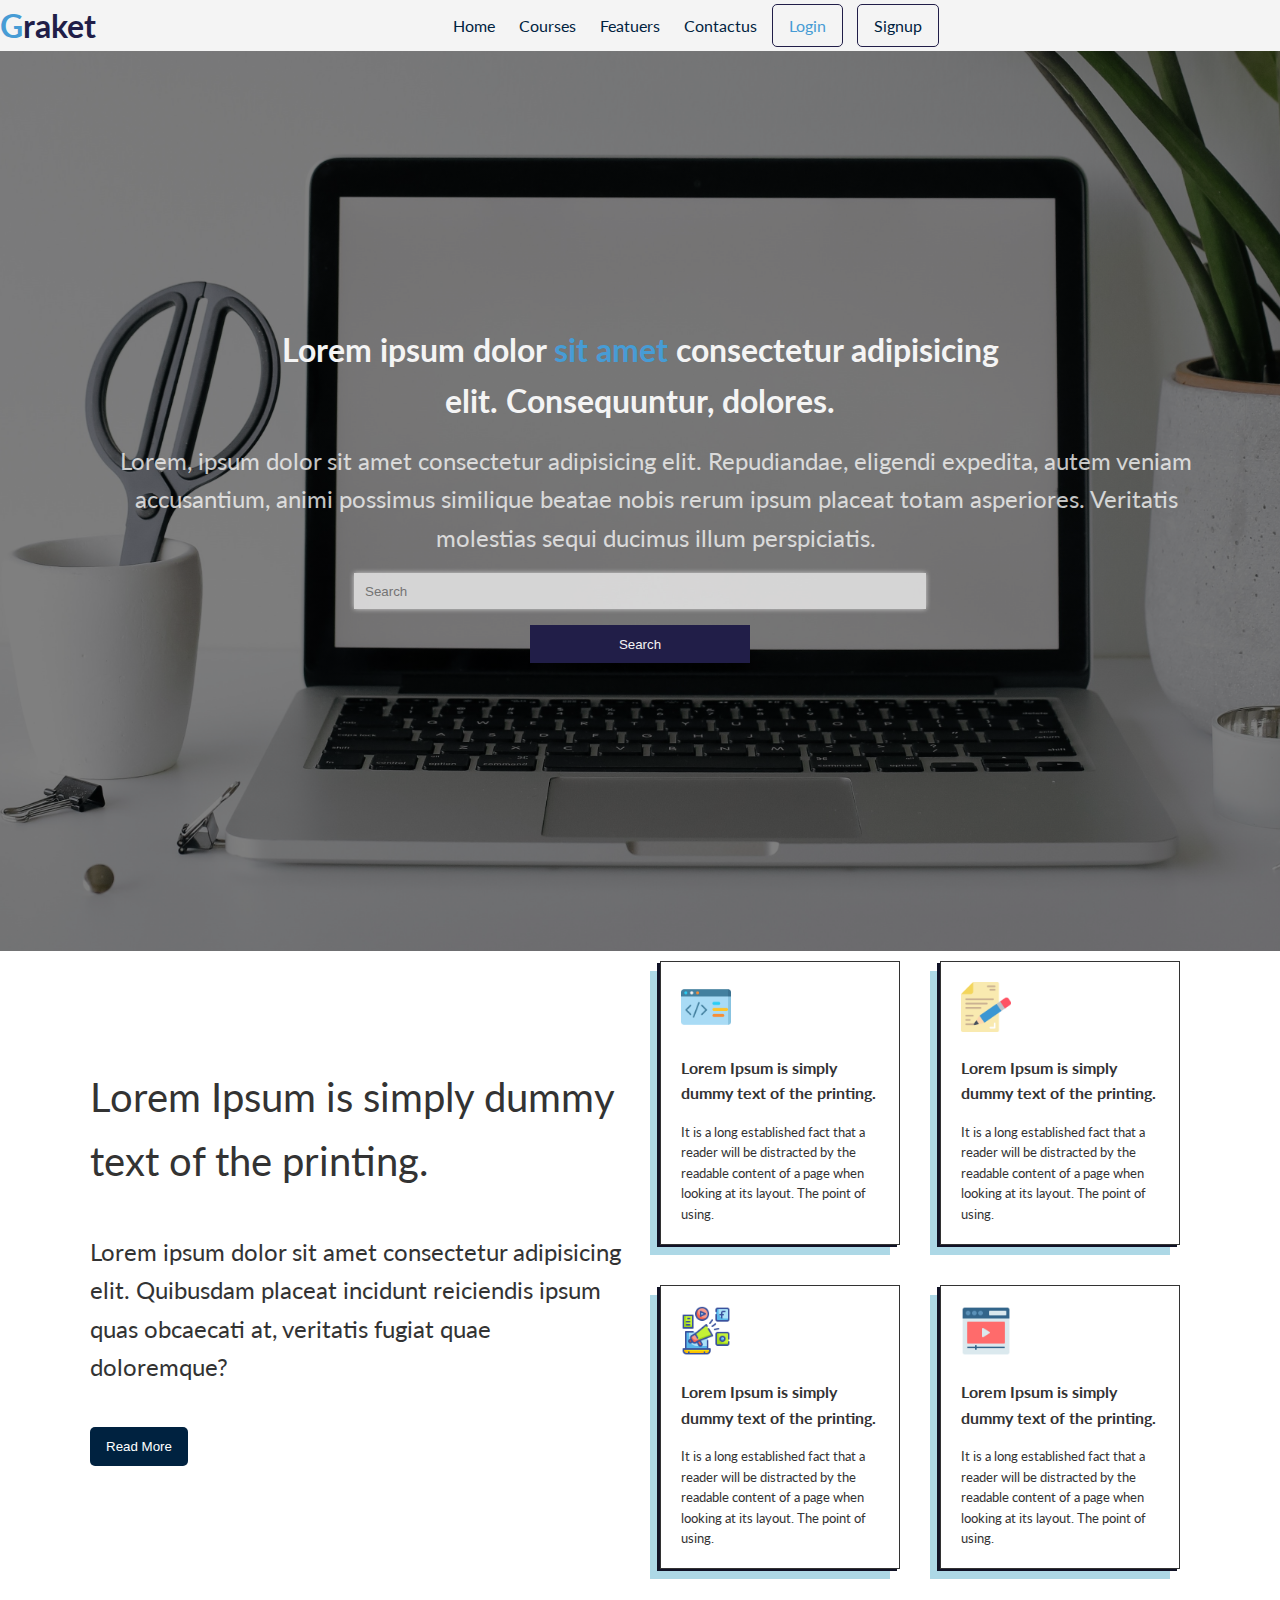
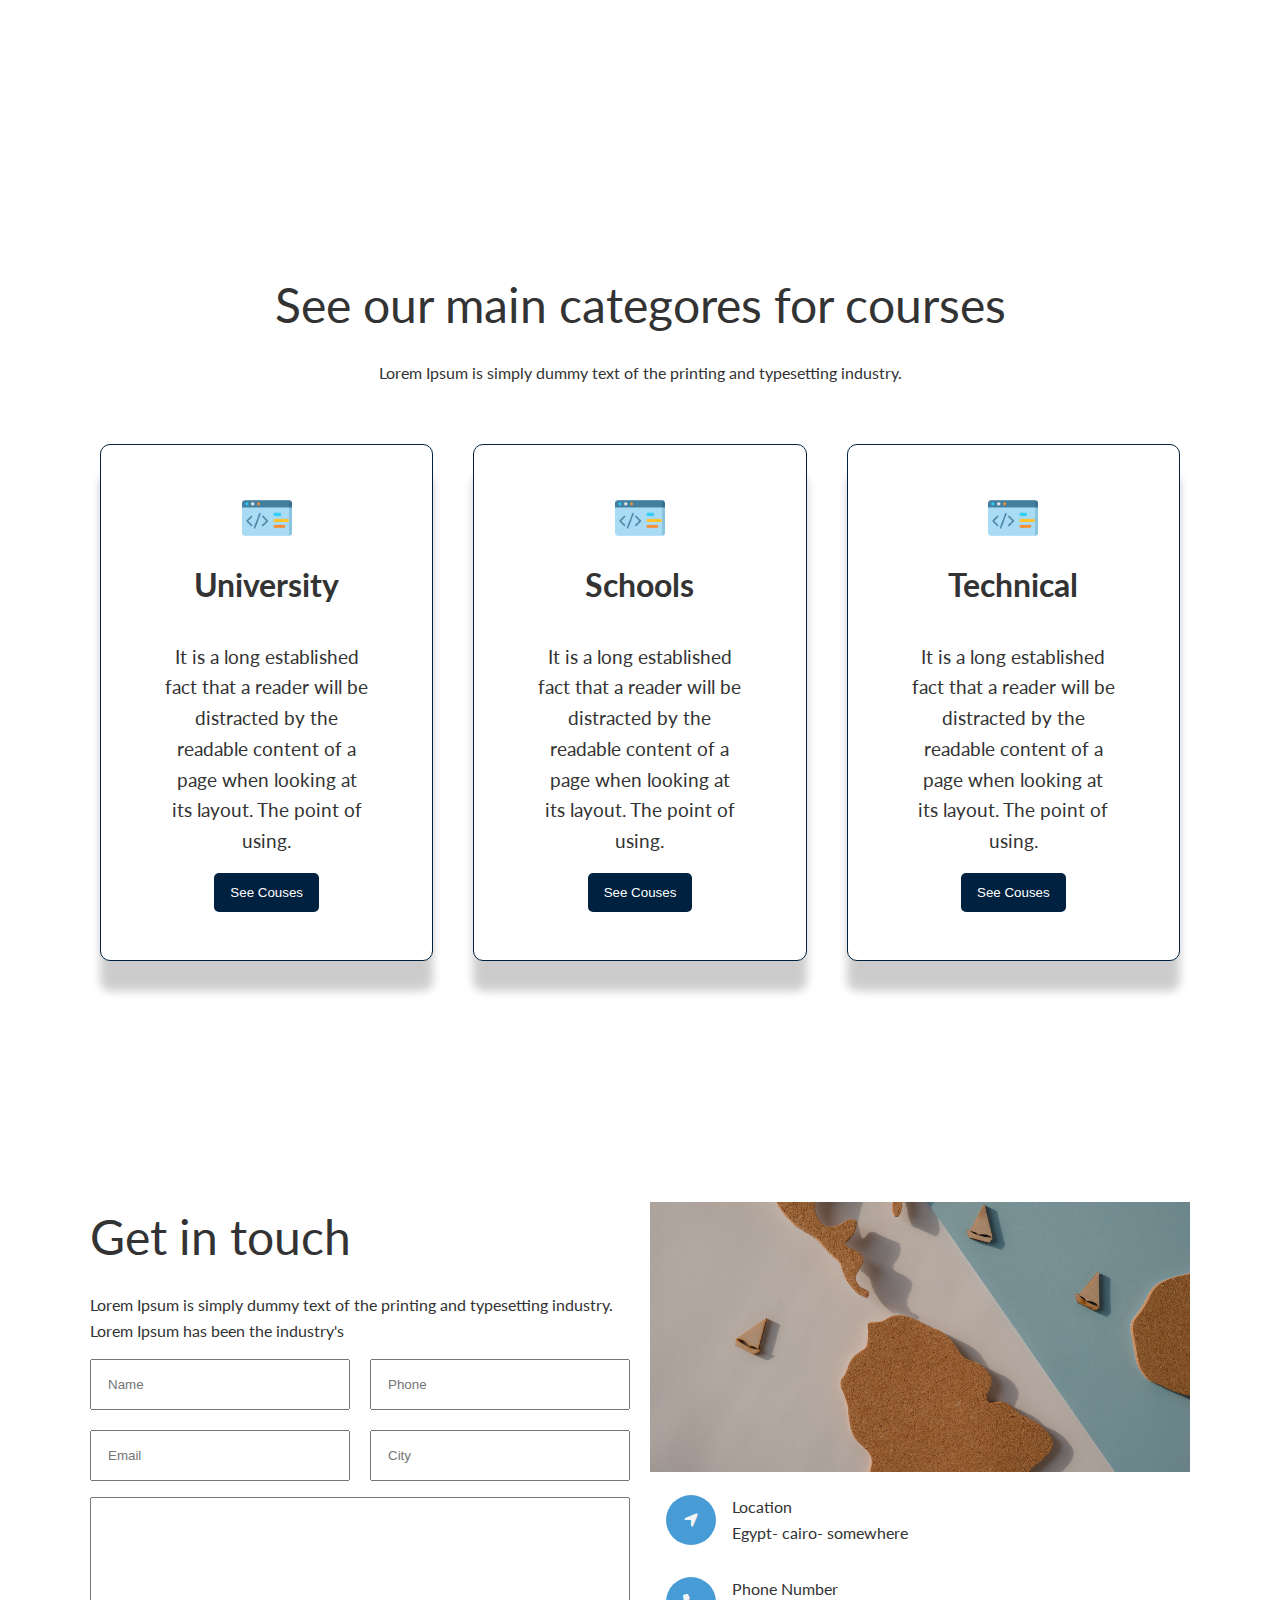
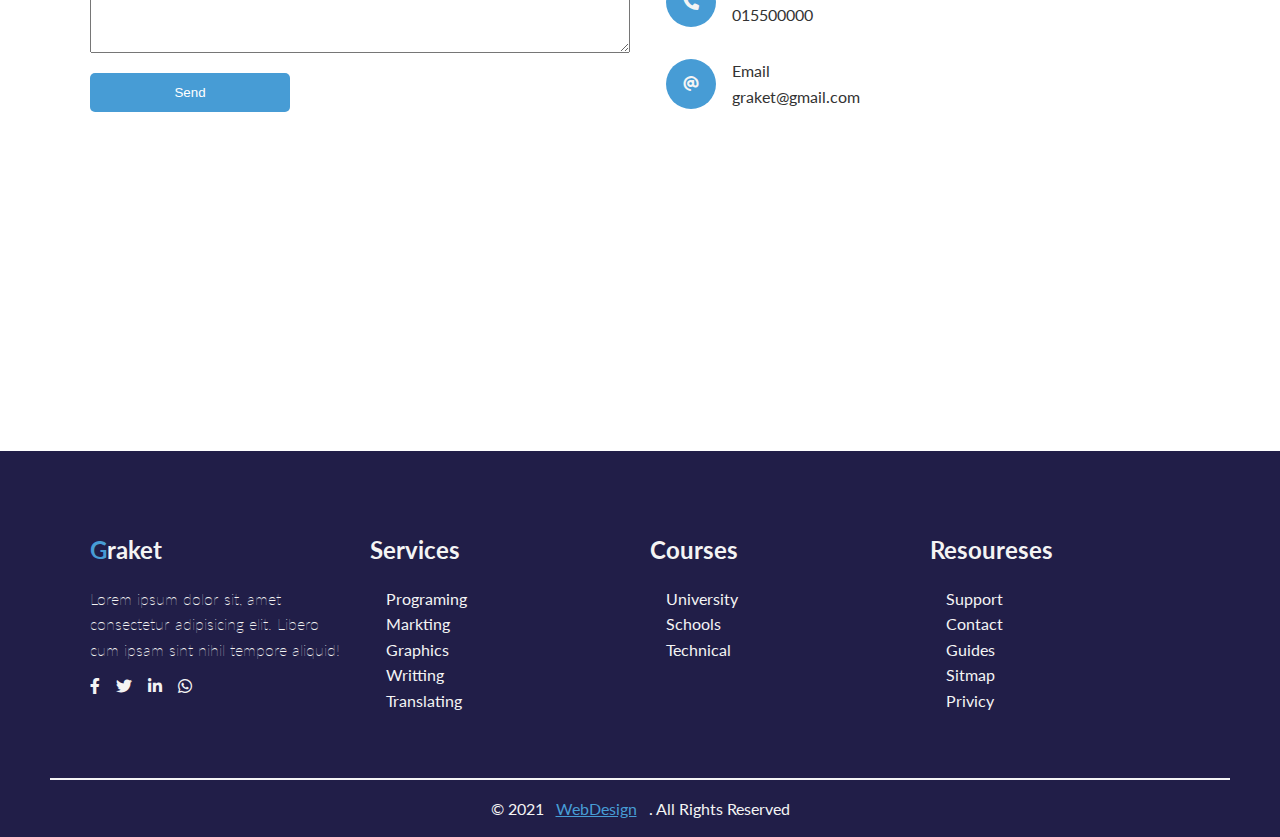
<file: index.html>
<!DOCTYPE html>
<html lang="en">

<head>
    <meta charset="UTF-8">
    <meta http-equiv="X-UA-Compatible" content="IE=edge">
    <meta name="viewport" content="width=device-width, initial-scale=1.0">

    <link rel="stylesheet" href="css/utility.css">
    <link rel="stylesheet" href="css/style.css">
    <link rel="stylesheet" href="https://cdnjs.cloudflare.com/ajax/libs/font-awesome/6.0.0/css/all.min.css" integrity="sha512-9usAa10IRO0HhonpyAIVpjrylPvoDwiPUiKdWk5t3PyolY1cOd4DSE0Ga+ri4AuTroPR5aQvXU9xC6qOPnzFeg==" crossorigin="anonymous" referrerpolicy="no-referrer"
    />
    <link rel="stylesheet" href="css/responsive.css">
    <title>Graket Company</title>
</head>

<body>

    <nav class="nav">

        <h1 class="alert md secondary"><span class="special primary">G</span>raket</h1>
        <nav>
            <ul>
                <div>
                    <li><a href="index.html">Home</a></li>
                    <li><a href="coures.html">Courses</a></li>
                    <li><a href="/Featuers">Featuers</a></li>
                    <li><a href="/Contactus">Contactus</a></li>
                </div>
                <div>
                    <li id="login"><a href="/login">Login</a></li>
                    <li id="signup"><a href="/signup">Signup</a></li>
                </div>
            </ul>
        </nav>
        <div id="hamburger-icon" onclick="toggleMobileMenu(this)">
            <div class="bar1"></div>
            <div class="bar2"></div>
            <div class="bar3"></div>
            <ul class="mobile-menu">
                <li><a href="index.html">Home</a></li>
                <li><a href="coures.html">Courses</a></li>
                <li><a href="/Featuers">Featuers</a></li>
                <li><a href="/Contactus">Contactus</a></li>
                <li id="login"><a href="/login">Login</a></li>
                <li id="signup"><a href="/signup">Signup</a></li>
            </ul>
        </div>
    </nav>

    <header>
        <div class="container grid ">

            <div class="text">
                <h1>Lorem ipsum dolor <span>sit amet</span> consectetur adipisicing elit. Consequuntur, dolores.</h1>
                <p>Lorem, ipsum dolor sit amet consectetur adipisicing elit. Repudiandae, eligendi expedita, autem veniam accusantium, animi possimus similique beatae nobis rerum ipsum placeat totam asperiores. Veritatis molestias sequi ducimus illum perspiciatis.</p>
                <div>
                    <input type="text" placeholder="Search">
                    <button>Search</button>
                </div>
            </div>
            <!-- <div class="img">
                <img src="img/person.png" alt="">
            </div> -->

        </div>
    </header>
    <!-- Service Section -->
    <section class="services">
        <div class="container grid">
            <div class="text">
                <h1 class="md-1 py-2">Lorem Ipsum is simply dummy text of the printing. </h1>
                <p class="sm-1 py-1">Lorem ipsum dolor sit amet consectetur adipisicing elit. Quibusdam placeat incidunt reiciendis ipsum quas obcaecati at, veritatis fugiat quae doloremque?</p>
                <button class="btn bg-dark my-2" style="background-color: var(--dark-color);">Read More</button>
            </div>
            <div class="cardes grid">
                <div class="card">
                    <img src="img/icons/code.png" alt="">
                    <h3>Lorem Ipsum is simply dummy text of the printing.</h3>
                    <p>It is a long established fact that a reader will be distracted by the readable content of a page when looking at its layout. The point of using.</p>
                </div>
                <div class="card">
                    <img src="img/icons/copy-writing.png" alt="">
                    <h3>Lorem Ipsum is simply dummy text of the printing.</h3>
                    <p>It is a long established fact that a reader will be distracted by the readable content of a page when looking at its layout. The point of using.</p>
                </div>
                <div class="card">
                    <img src="img/icons/bullhorn.png" alt="">
                    <h3>Lorem Ipsum is simply dummy text of the printing.</h3>
                    <p>It is a long established fact that a reader will be distracted by the readable content of a page when looking at its layout. The point of using.</p>
                </div>
                <div class="card">
                    <img src="img/icons/video-marketing.png" alt="">
                    <h3>Lorem Ipsum is simply dummy text of the printing.</h3>
                    <p>It is a long established fact that a reader will be distracted by the readable content of a page when looking at its layout. The point of using.</p>
                </div>


            </div>
        </div>
    </section>

    <!-- Courses Section -->
    <section class="courses">
        <h1 class="lg py-1 ">See our main categores for courses</h1>
        <p>Lorem Ipsum is simply dummy text of the printing and typesetting industry. </p>
        <div class="container grid py-4">
            <div class="card p-4">
                <img src="img/icons/code.png" alt="">
                <h1 class="md">University</h1>
                <p>It is a long established fact that a reader will be distracted by the readable content of a page when looking at its layout. The point of using.</p>
                <button class="btn">See Couses</button>
            </div>
            <div class="card p-4">
                <img src="img/icons/code.png" alt="">
                <h1 class="md">Schools</h1>
                <p>It is a long established fact that a reader will be distracted by the readable content of a page when looking at its layout. The point of using.</p>
                <button class="btn">See Couses</button>

            </div>
            <div class="card p-4">
                <img src="img/icons/code.png" alt="">
                <h1 class="md">Technical</h1>
                <p>It is a long established fact that a reader will be distracted by the readable content of a page when looking at its layout. The point of using.</p>
                <button class="btn">See Couses</button>

            </div>
        </div>


    </section>

    <!-- Contact Section -->
    <section class="contact">
        <div class="container grid py-4">
            <div class="contactform">
                <h1 class="lg">Get in touch</h1>
                <p class="py-1">Lorem Ipsum is simply dummy text of the printing and typesetting industry. Lorem Ipsum has been the industry's</p>
                <div class="grid">
                    <input type="text" placeholder="Name" class="p-1">
                    <input type="text" placeholder="Phone" class="p-1">

                    <input type=" text " placeholder="Email" class="p-1">
                    <input type="text " placeholder="City" class="p-1">
                </div>
                <div class="grid-1 py-1">
                    <textarea name=" " id=" " cols="30 " rows="10 "></textarea>
                    <button class="btn" style=" background-color: var(--primary-color); ">Send</button>
                </div>

            </div>
            <div class="imgform">
                <img src="img/map.jpg " alt=" " style="width: 100%;">
                <div class="flex">
                    <div>
                        <i class="fa-solid fa-location-arrow"></i>
                    </div>
                    <div>
                        <h2>Location</h2>
                        <h3>Egypt- cairo- somewhere</h3>
                    </div>
                </div>
                <div class="flex">
                    <div>
                        <i class="fa-solid fa-phone"></i>
                    </div>
                    <div>
                        <h2>Phone Number</h2>
                        <h3>015500000</h3>
                    </div>
                </div>
                <div class="flex">
                    <div>
                        <i class="fa-solid fa-at"></i>
                    </div>
                    <div>
                        <h2>Email</h2>
                        <h3>graket@gmail.com</h3>
                    </div>
                </div>
            </div>

        </div>
    </section>
    <!-- Footer -->
    <footer>
        <div class="container grid py-4 flex">
            <div class="py-1">
                <h2><span>G</span>raket</h2>
                <p class="footertext">Lorem ipsum dolor sit, amet consectetur adipisicing elit. Libero cum ipsam sint nihil tempore aliquid!</p>
                <div class="socail flex">
                    <i class="fa-brands fa-facebook-f"></i>
                    <i class="fa-brands fa-twitter"></i>
                    <i class="fa-brands fa-linkedin-in"></i>
                    <i class="fa-brands fa-whatsapp"></i>
                </div>
            </div>
            <div class="py-1">
                <h2>Services</h2>
                <ul>
                    <li><a href="#">Programing</a></li>
                    <li><a href="#">Markting</a></li>
                    <li><a href="#">Graphics</a></li>
                    <li><a href="#">Writting</a></li>
                    <li><a href="#">Translating</a></li>
                </ul>
            </div>
            <div class="py-1">
                <h2>Courses</h2>
                <ul>
                    <li><a href="#">University</a></li>
                    <li><a href="#">Schools</a></li>
                    <li><a href="#">Technical</a></li>
                </ul>
            </div>
            <div class="py-1">
                <h2>Resoureses</h2>
                <ul>
                    <li><a href="#">Support</a></li>
                    <li><a href="#">Contact</a></li>
                    <li><a href="#">Guides</a></li>
                    <li><a href="#">Sitmap</a></li>
                    <li><a href="#">Privicy</a></li>
                </ul>
            </div>
        </div>
        <div class="container copyright">
            <p>
                &copy; 2021 <a href="#">WebDesign</a> . All Rights Reserved
            </p>
        </div>
    </footer>

    <script src="js/script.js "></script>
    <script src="js/nav.js "></script>
</body>

</html>
</file>
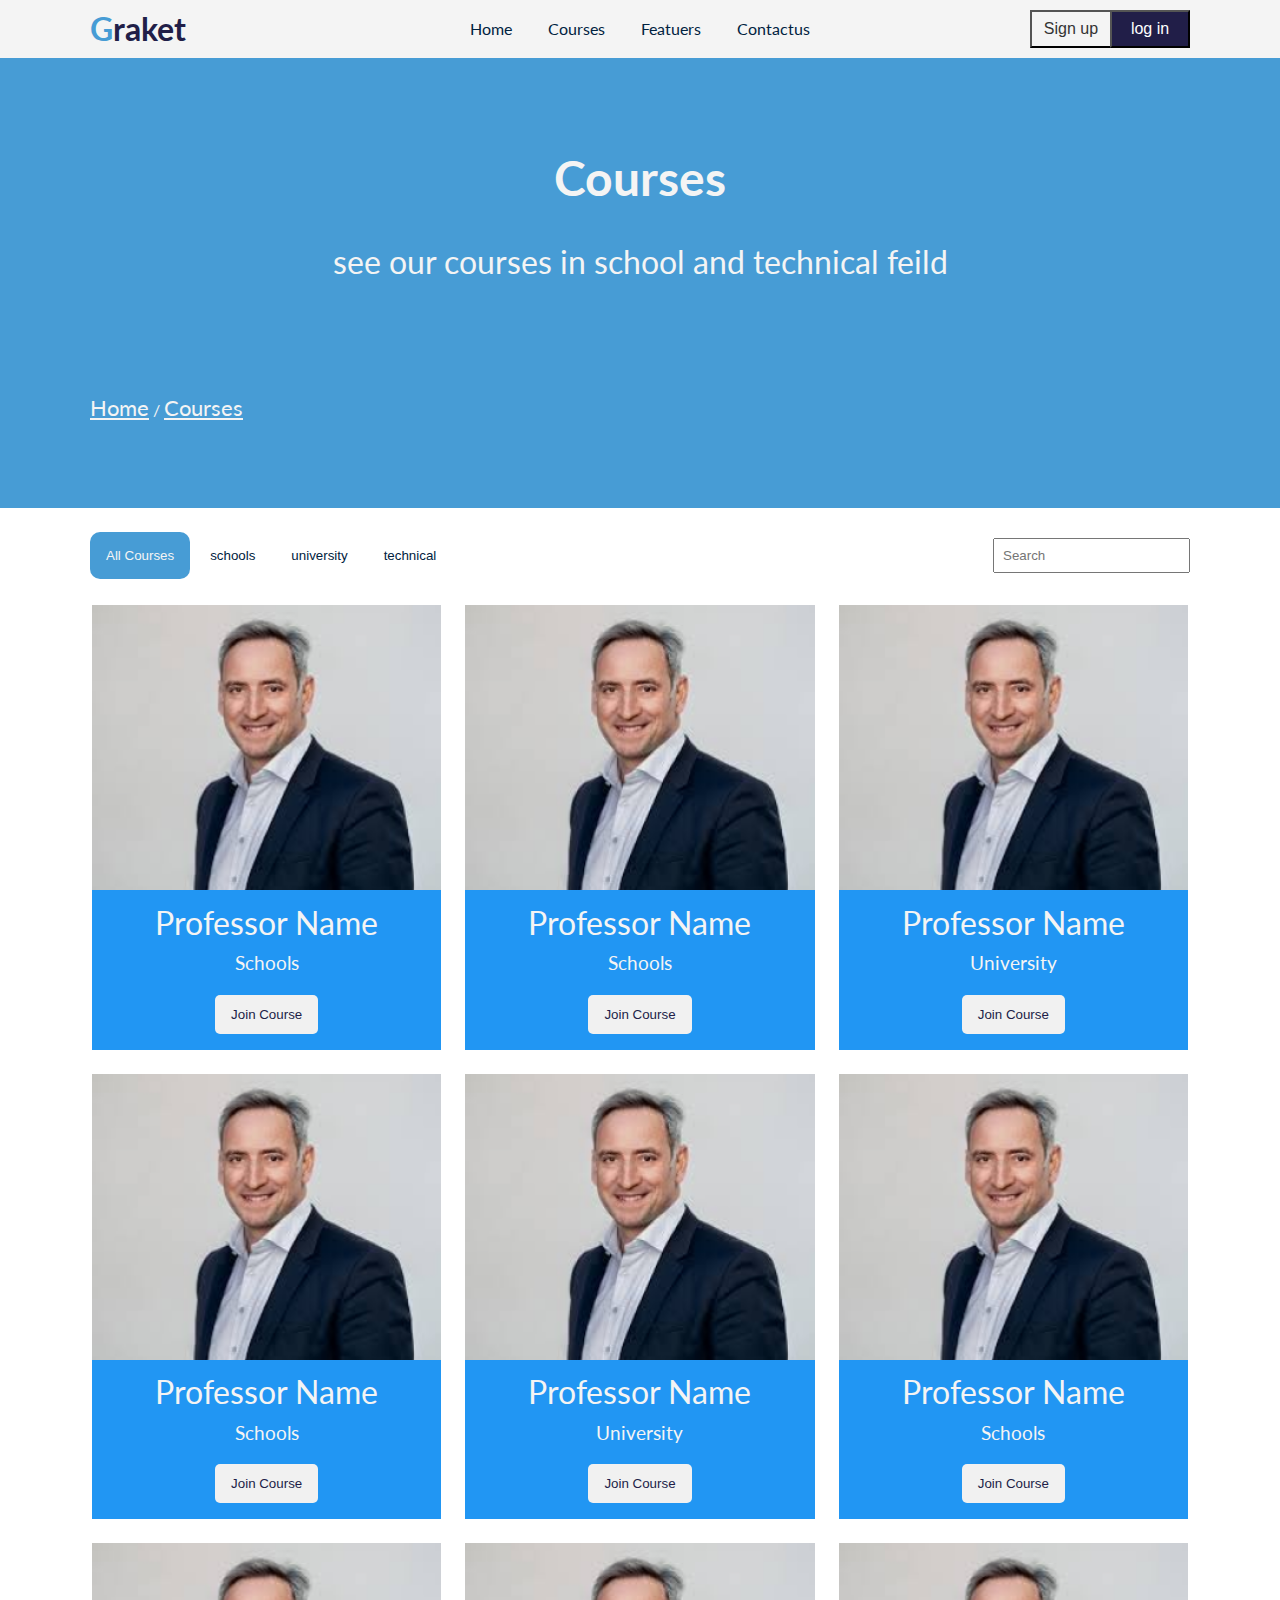
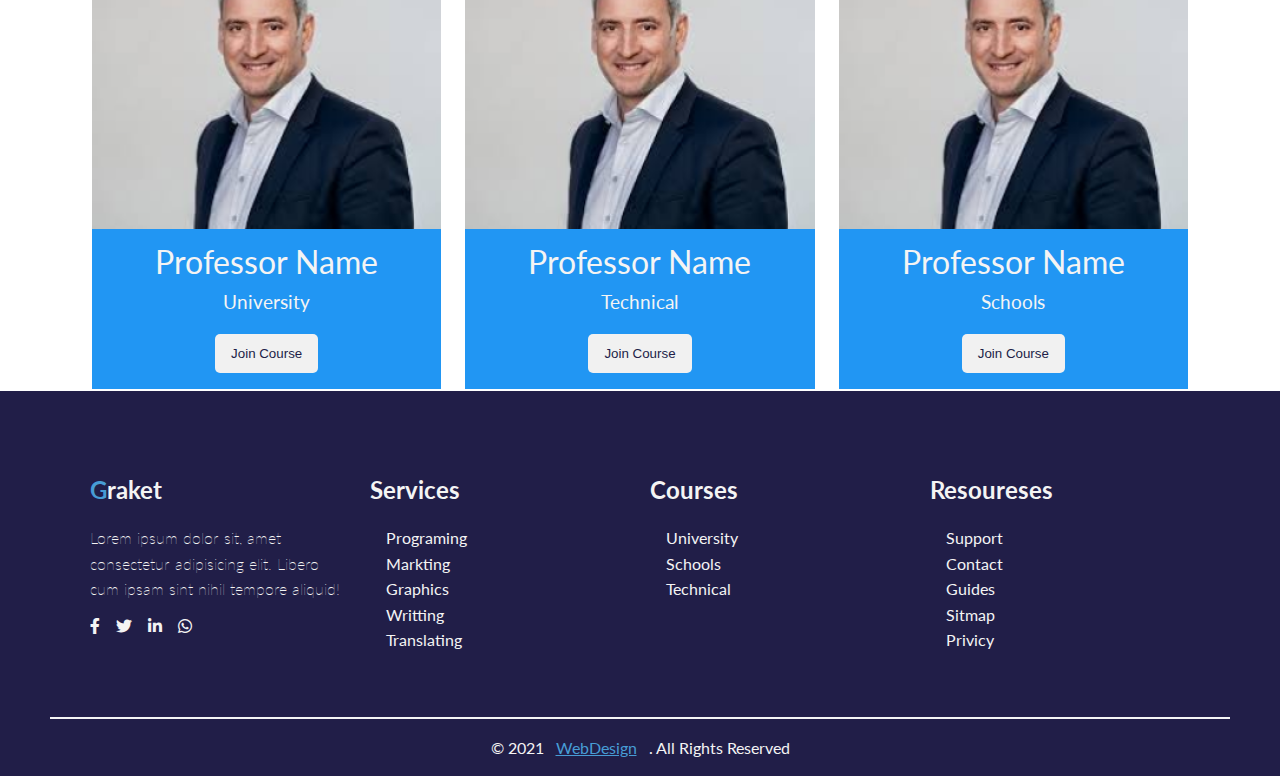
<file: coures.html>
<!DOCTYPE html>
<html lang="en">

<head>
    <meta charset="UTF-8">
    <meta http-equiv="X-UA-Compatible" content="IE=edge">
    <meta name="viewport" content="width=device-width, initial-scale=1.0">

    <link rel="stylesheet" href="css/utility.css">
    <link rel="stylesheet" href="css/style.css">
    <link rel="stylesheet" href="https://cdnjs.cloudflare.com/ajax/libs/font-awesome/6.0.0/css/all.min.css" integrity="sha512-9usAa10IRO0HhonpyAIVpjrylPvoDwiPUiKdWk5t3PyolY1cOd4DSE0Ga+ri4AuTroPR5aQvXU9xC6qOPnzFeg==" crossorigin="anonymous" referrerpolicy="no-referrer"
    />
    <link rel="stylesheet" href="css/responsive.css">
    <title>Graket Company</title>
</head>

<body>
    <nav class="bg-light ">
        <div class="container grid ">
            <h1 class="alert md secondary"><span class="special primary">G</span>raket</h1>
            <div class="hammenu">
                <button class="btn-light" id="open"><i class="bi bi-list"></i></button>
                <!-- 
                <ul id="mob-menu">
                    <li><a href="#" id="close">X</a></li>
                    <li><a href="#">Home</a></li>
                    <li><a href="#">Courses</a></li>
                    <li><a href="#">Featuers</a></li>
                    <li><a href="#">Contactus</a></li>
                </ul> -->
            </div>
            <ul>
                <li><a href="index.html">Home</a></li>
                <li><a href="coures.html">Courses</a></li>
                <li><a href="#">Featuers</a></li>
                <li><a href="#">Contactus</a></li>
            </ul>

            <div class="button-div flex ">
                <button class="btn-light">Sign up</button>
                <button class="btn-secondary">log in</button>
            </div>
        </div>

    </nav>
    <main>
        <div class="container grid ">
            <h1 class="lg">Courses</h1>
            <p class="md">see our courses in school and technical feild</p>
            <p><a href="index.html">Home</a> / <a href="coures.html">Courses</a></p>
    </main>
    <!-- Courses Section -->
    <section class="datacourses">
        <div class="container">
            <div class="filter flex my-2">
                <div class="courseslinks" id="myBtnContainer">

                    <div class="courseslinks" id="myBtnContainer">
                        <button class="filterbtn btn active" onclick="filterSelection('all')"> All Courses</button>
                        <button class="filterbtn btn" onclick="filterSelection('schools')"> schools</button>
                        <button class="filterbtn btn" onclick="filterSelection('university')"> university</button>
                        <button class="filterbtn btn" onclick="filterSelection('technical')"> technical</button>

                    </div>

                </div>
                <div>
                    <input type="search" placeholder="Search">

                </div>


            </div>
            <div class="courses grid">
                <div class="filterDiv cards my-1 schools">
                    <img src="img/profrs.png" alt="">
                    <div>
                        <h2 class="text-center md">Professor Name</h2>
                        <h3 class="text-center">Schools</h3>
                        <button class="btn btn-light"><a href="course-info.html">Join Course</a></button>
                    </div>
                </div>
                <div class="filterDiv cards my-1 schools">
                    <img src="img/profrs.png" alt="">
                    <div>
                        <h2 class="text-center md">Professor Name</h2>
                        <h3 class="text-center">Schools</h3>
                        <button class="btn btn-light"><a href="course-info.html">Join Course</a></button>
                    </div>
                </div>
                <div class="filterDiv cards my-1 university">
                    <img src="img/profrs.png" alt="">
                    <div>
                        <h2 class="text-center md">Professor Name</h2>
                        <h3 class="text-center">University</h3>
                        <button class="btn btn-light"><a href="course-info.html">Join Course</a></button>
                    </div>
                </div>
                <div class="filterDiv cards my-1 schools">
                    <img src="img/profrs.png" alt="">
                    <div>
                        <h2 class="text-center md">Professor Name</h2>
                        <h3 class="text-center">Schools</h3>
                        <button class="btn btn-light"><a href="course-info.html">Join Course</a></button>
                    </div>
                </div>
                <div class="filterDiv cards my-1 university">
                    <img src="img/profrs.png" alt="">
                    <div>
                        <h2 class="text-center md">Professor Name</h2>
                        <h3 class="text-center">University</h3>
                        <button class="btn btn-light"><a href="course-info.html">Join Course</a></button>
                    </div>
                </div>
                <div class="filterDiv cards my-1 schools">
                    <img src="img/profrs.png" alt="">
                    <div>
                        <h2 class="text-center md">Professor Name</h2>
                        <h3 class="text-center">Schools</h3>
                        <button class="btn btn-light"><a href="course-info.html">Join Course</a></button>
                    </div>
                </div>
                <div class="filterDiv cards my-1 university">
                    <img src="img/profrs.png" alt="">
                    <div>
                        <h2 class="text-center md">Professor Name</h2>
                        <h3 class="text-center">University</h3>
                        <button class="btn btn-light"><a href="course-info.html">Join Course</a></button>
                    </div>
                </div>
                <div class="filterDiv cards my-1 technical">
                    <img src="img/profrs.png" alt="">
                    <div>
                        <h2 class="text-center md">Professor Name</h2>
                        <h3 class="text-center">Technical</h3>
                        <button class="btn btn-light"><a href="course-info.html">Join Course</a></button>
                    </div>
                </div>
                <div class="filterDiv cards my-1 schools">
                    <img src="img/profrs.png" alt="">
                    <div>
                        <h2 class="text-center md">Professor Name</h2>
                        <h3 class="text-center">Schools</h3>
                        <button class="btn btn-light"><a href="course-info.html">Join Course</a></button>
                    </div>
                </div>
            </div>
        </div>
    </section>
    <!-- Footer -->
    <footer>
        <div class="container grid py-4 flex">
            <div class="py-1">
                <h2><span>G</span>raket</h2>
                <p class="footertext">Lorem ipsum dolor sit, amet consectetur adipisicing elit. Libero cum ipsam sint nihil tempore aliquid!</p>
                <div class="socail flex">
                    <i class="fa-brands fa-facebook-f"></i>
                    <i class="fa-brands fa-twitter"></i>
                    <i class="fa-brands fa-linkedin-in"></i>
                    <i class="fa-brands fa-whatsapp"></i>
                </div>
            </div>
            <div class="py-1">
                <h2>Services</h2>
                <ul>
                    <li><a href="#">Programing</a></li>
                    <li><a href="#">Markting</a></li>
                    <li><a href="#">Graphics</a></li>
                    <li><a href="#">Writting</a></li>
                    <li><a href="#">Translating</a></li>
                </ul>
            </div>
            <div class="py-1">
                <h2>Courses</h2>
                <ul>
                    <li><a href="#">University</a></li>
                    <li><a href="#">Schools</a></li>
                    <li><a href="#">Technical</a></li>
                </ul>
            </div>
            <div class="py-1">
                <h2>Resoureses</h2>
                <ul>
                    <li><a href="#">Support</a></li>
                    <li><a href="#">Contact</a></li>
                    <li><a href="#">Guides</a></li>
                    <li><a href="#">Sitmap</a></li>
                    <li><a href="#">Privicy</a></li>
                </ul>
            </div>
        </div>
        <div class="container copyright">
            <p>
                &copy; 2021 <a href="#">WebDesign</a> . All Rights Reserved
            </p>
        </div>
    </footer>

    <script src="js/filtercourse.js"></script>
</body>

</html>
</file>
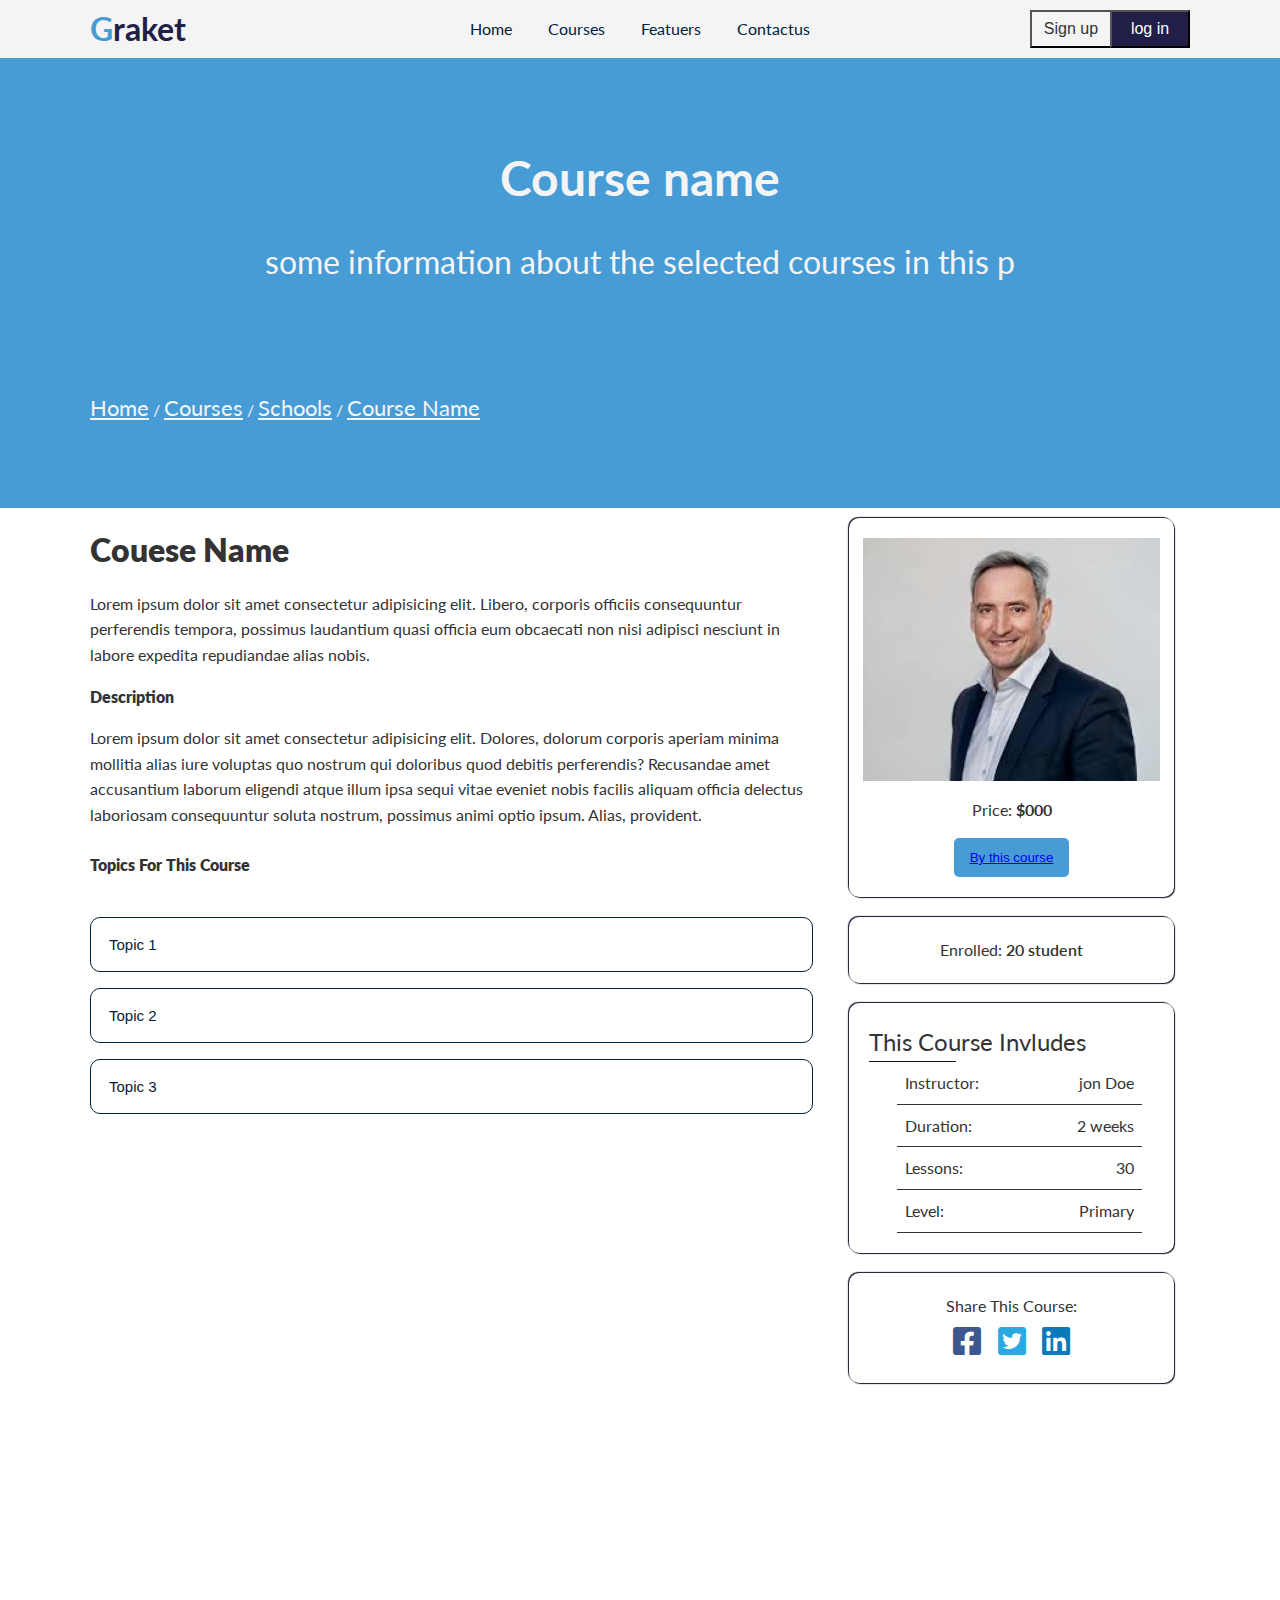
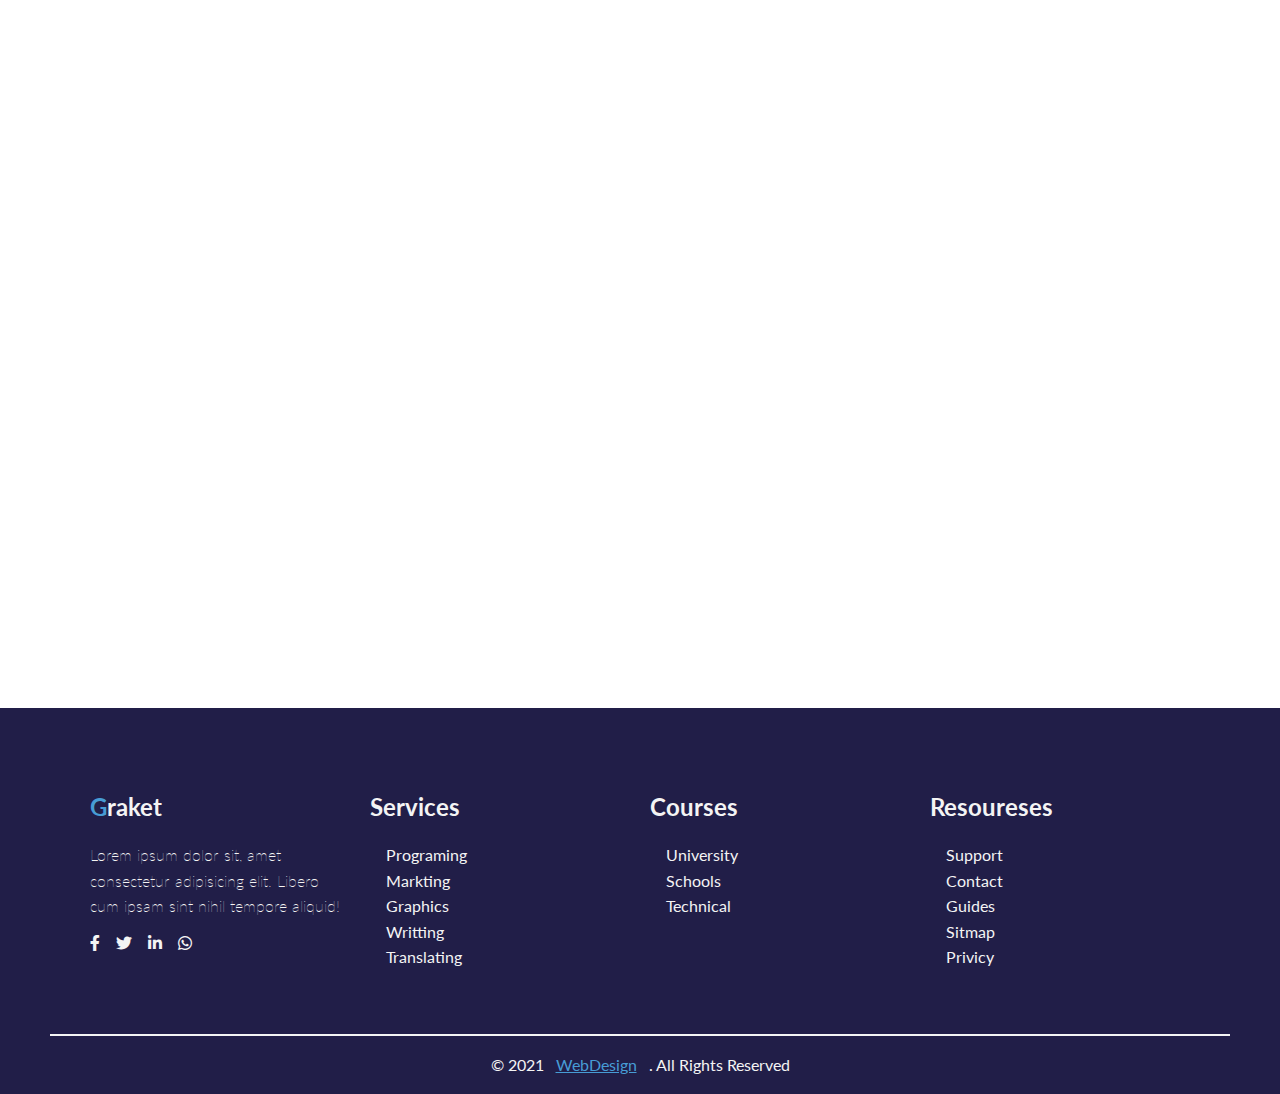
<file: course-info.html>
<!DOCTYPE html>
<html lang="en">

<head>
    <meta charset="UTF-8">
    <meta http-equiv="X-UA-Compatible" content="IE=edge">
    <meta name="viewport" content="width=device-width, initial-scale=1.0">

    <link rel="stylesheet" href="css/utility.css">
    <link rel="stylesheet" href="css/style.css">
    <link rel="stylesheet" href="https://cdnjs.cloudflare.com/ajax/libs/font-awesome/6.0.0/css/all.min.css" integrity="sha512-9usAa10IRO0HhonpyAIVpjrylPvoDwiPUiKdWk5t3PyolY1cOd4DSE0Ga+ri4AuTroPR5aQvXU9xC6qOPnzFeg==" crossorigin="anonymous" referrerpolicy="no-referrer"
    />
    <link rel="stylesheet" href="css/responsive.css">
    <title>Graket Company</title>
</head>

<body>
    <nav class="bg-light ">
        <div class="container grid ">
            <h1 class="alert md secondary"><span class="special primary">G</span>raket</h1>
            <div class="hammenu">
                <button class="btn-light" id="open"><i class="bi bi-list"></i></button>
                <!-- 
                <ul id="mob-menu">
                    <li><a href="#" id="close">X</a></li>
                    <li><a href="#">Home</a></li>
                    <li><a href="#">Courses</a></li>
                    <li><a href="#">Featuers</a></li>
                    <li><a href="#">Contactus</a></li>
                </ul> -->
            </div>
            <ul>
                <li><a href="index.html">Home</a></li>
                <li><a href="coures.html">Courses</a></li>
                <li><a href="#">Featuers</a></li>
                <li><a href="#">Contactus</a></li>
            </ul>

            <div class="button-div flex ">
                <button class="btn-light">Sign up</button>
                <button class="btn-secondary">log in</button>
            </div>
        </div>

    </nav>
    <main>
        <div class="container grid ">
            <h1 class="lg">Course name</h1>
            <p class="md">some information about the selected courses in this p</p>
            <p><a href="index.html">Home</a> / <a href="coures.html">Courses</a> / <a href="#">Schools</a> / <a href="#">Course Name</a></p>
    </main>
    <!-- Courses Section -->
    <section class="course-info">
        <div class="container grid">
            <aside class="asside1">
                <div>
                    <h2 class="md py-1 bold">Couese Name</h2>
                    <p>Lorem ipsum dolor sit amet consectetur adipisicing elit. Libero, corporis officiis consequuntur perferendis tempora, possimus laudantium quasi officia eum obcaecati non nisi adipisci nesciunt in labore expedita repudiandae alias nobis.</p>
                </div>
                <div>
                    <h2 class="py-1 bold">Description</h2>
                    <p>Lorem ipsum dolor sit amet consectetur adipisicing elit. Dolores, dolorum corporis aperiam minima mollitia alias iure voluptas quo nostrum qui doloribus quod debitis perferendis? Recusandae amet accusantium laborum eligendi atque illum
                        ipsa sequi vitae eveniet nobis facilis aliquam officia delectus laboriosam consequuntur soluta nostrum, possimus animi optio ipsum. Alias, provident.</p>
                </div>
                <div>
                    <h2 class="py-2 bold">Topics For This Course</h2>
                    <div class="coursetopic">
                        <button type="button" class="collapsible">Topic 1</button>
                        <div class="content">
                            <div class="lessones flex">
                                <p>Lessone 1</p>
                                <p>00:15:20</p>
                            </div>
                            <div class="lessones flex">
                                <p>Lessone 2</p>
                                <p>00:17:20</p>
                            </div>
                            <div class="lessones flex">
                                <p>Lessone 3</p>
                                <p>00:09:40</p>
                            </div>
                        </div>
                    </div>
                    <div class="coursetopic">
                        <button type="button" class="collapsible">Topic 2</button>
                        <div class="content">
                            <div class="lessones flex">
                                <p>Lessone 1</p>
                                <p>00:15:20</p>
                            </div>
                            <div class="lessones flex">
                                <p>Lessone 2</p>
                                <p>00:20:15</p>
                            </div>
                            <div class="lessones flex">
                                <p>Lessone 3</p>
                                <p>00:10:20</p>
                            </div>
                            <div class="lessones flex">
                                <p>Lessone 1</p>
                                <p>00:15:20</p>
                            </div>
                        </div>
                    </div>
                    <div class="coursetopic">
                        <button type="button" class="collapsible">Topic 3</button>
                        <div class="content">
                            <div class="lessones flex">
                                <p>Lessone 1</p>
                                <p>00:15:20</p>
                            </div>
                        </div>
                    </div>
                </div>
            </aside>
            <aside class="asside2 flex ">
                <div class="card price-card flex">
                    <img src="img/profrs.png" alt="">
                    <h1 class="text-center py-1">Price: <span>$000</span></h1>
                    <button class="btn"><a href="videos.html">By this course</a></button>
                </div>
                <div class="card enrolled flex">
                    <h2 class="sm">Enrolled: <span>20 student</span></h2>
                </div>
                <div class="card corseaside-info flex">
                    <h1>This Course Invludes</h1>
                    <ul>
                        <li>Instructor: <span>jon Doe</span></li>
                        <li>Duration: <span>2 weeks</span></li>
                        <li>Lessons: <span>30</span></li>
                        <li>Level: <span>Primary</span></li>
                    </ul>
                </div>
                <div class="card sharcourse text-center">
                    <h1>Share This Course:</h1>

                    <i class="fa-brands fa-facebook-square"></i>
                    <i class="fa-brands fa-twitter-square"></i>
                    <i class="fa-brands fa-linkedin"></i>

                </div>
            </aside>
        </div>

    </section>

    <!-- Footer -->
    <footer>
        <div class="container grid py-4 flex">
            <div class="py-1">
                <h2><span>G</span>raket</h2>
                <p class="footertext">Lorem ipsum dolor sit, amet consectetur adipisicing elit. Libero cum ipsam sint nihil tempore aliquid!</p>
                <div class="socail flex">
                    <i class="fa-brands fa-facebook-f"></i>
                    <i class="fa-brands fa-twitter"></i>
                    <i class="fa-brands fa-linkedin-in"></i>
                    <i class="fa-brands fa-whatsapp"></i>
                </div>
            </div>
            <div class="py-1">
                <h2>Services</h2>
                <ul>
                    <li><a href="#">Programing</a></li>
                    <li><a href="#">Markting</a></li>
                    <li><a href="#">Graphics</a></li>
                    <li><a href="#">Writting</a></li>
                    <li><a href="#">Translating</a></li>
                </ul>
            </div>
            <div class="py-1">
                <h2>Courses</h2>
                <ul>
                    <li><a href="#">University</a></li>
                    <li><a href="#">Schools</a></li>
                    <li><a href="#">Technical</a></li>
                </ul>
            </div>
            <div class="py-1">
                <h2>Resoureses</h2>
                <ul>
                    <li><a href="#">Support</a></li>
                    <li><a href="#">Contact</a></li>
                    <li><a href="#">Guides</a></li>
                    <li><a href="#">Sitmap</a></li>
                    <li><a href="#">Privicy</a></li>
                </ul>
            </div>
        </div>
        <div class="container copyright">
            <p>
                &copy; 2021 <a href="#">WebDesign</a> . All Rights Reserved
            </p>
        </div>
    </footer>

    <script src="js/collapsible.js"></script>
</body>

</html>
</file>
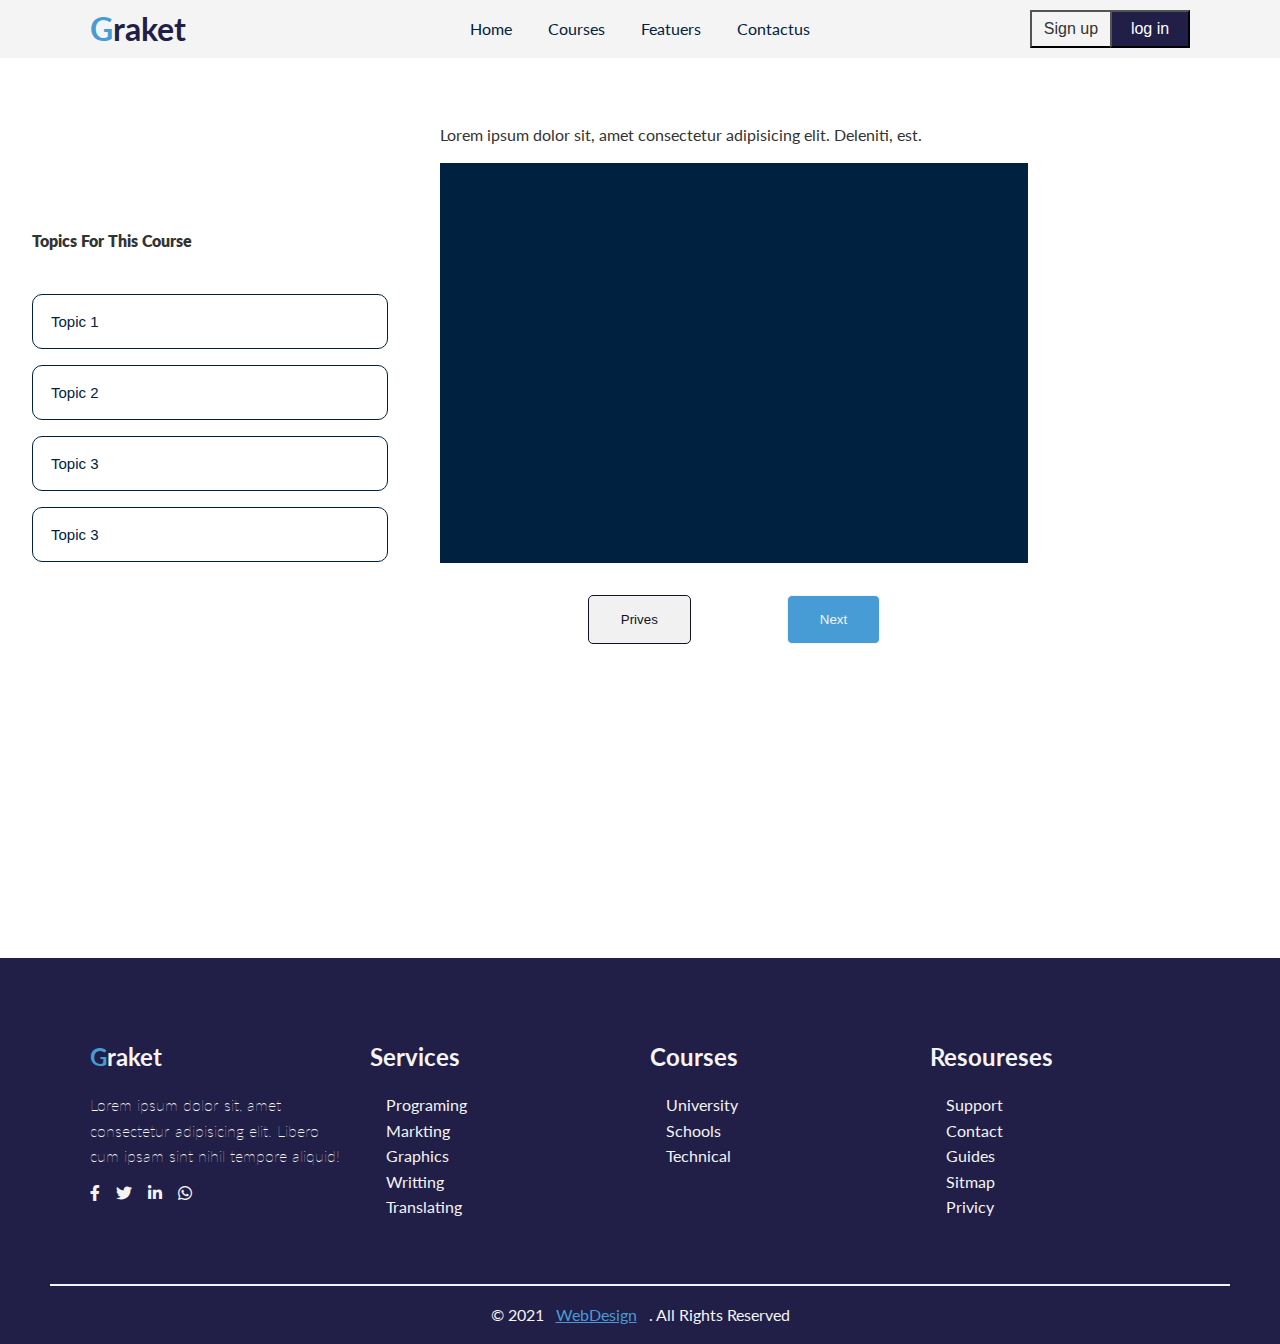
<file: videos.html>
<!DOCTYPE html>
<html lang="en">

<head>
    <meta charset="UTF-8">
    <meta http-equiv="X-UA-Compatible" content="IE=edge">
    <meta name="viewport" content="width=device-width, initial-scale=1.0">

    <link rel="stylesheet" href="css/utility.css">
    <link rel="stylesheet" href="css/style.css">
    <link rel="stylesheet" href="https://cdnjs.cloudflare.com/ajax/libs/font-awesome/6.0.0/css/all.min.css" integrity="sha512-9usAa10IRO0HhonpyAIVpjrylPvoDwiPUiKdWk5t3PyolY1cOd4DSE0Ga+ri4AuTroPR5aQvXU9xC6qOPnzFeg==" crossorigin="anonymous" referrerpolicy="no-referrer"
    />
    <link rel="stylesheet" href="css/responsive.css">
    <title>Graket Company</title>
</head>

<body>
    <nav class="bg-light ">
        <div class="container grid ">
            <h1 class="alert md secondary"><span class="special primary">G</span>raket</h1>
            <div class="hammenu">
                <button class="btn-light" id="open"><i class="bi bi-list"></i></button>
            </div>
            <ul>
                <li><a href="index.html">Home</a></li>
                <li><a href="coures.html">Courses</a></li>
                <li><a href="#">Featuers</a></li>
                <li><a href="#">Contactus</a></li>
            </ul>

            <div class="button-div flex ">
                <button class="btn-light">Sign up</button>
                <button class="btn-secondary">log in</button>
            </div>
        </div>

    </nav>
    <section class="courselist">
        <div class="grid py-4">
            <aside class="manu m-1">
                <div>
                    <h2 class="py-2 bold">Topics For This Course</h2>
                    <div class="coursetopic">
                        <button type="button" class="collapsible">Topic 1</button>
                        <div class="content">
                            <div class="lessones flex">
                                <p>Lessone 1</p>
                                <p>00:15:20</p>
                            </div>
                            <div class="lessones flex">
                                <p>Lessone 2</p>
                                <p>00:17:20</p>
                            </div>
                            <div class="lessones flex">
                                <p>Lessone 3</p>
                                <p>00:09:40</p>
                            </div>
                        </div>
                    </div>
                    <div class="coursetopic">
                        <button type="button" class="collapsible">Topic 2</button>
                        <div class="content">
                            <div class="lessones flex">
                                <p>Lessone 1</p>
                                <p>00:15:20</p>
                            </div>
                            <div class="lessones flex">
                                <p>Lessone 2</p>
                                <p>00:20:15</p>
                            </div>
                            <div class="lessones flex">
                                <p>Lessone 3</p>
                                <p>00:10:20</p>
                            </div>
                            <div class="lessones flex">
                                <p>Lessone 1</p>
                                <p>00:15:20</p>
                            </div>
                        </div>
                    </div>
                    <div class="coursetopic">
                        <button type="button" class="collapsible">Topic 3</button>
                        <div class="content">
                            <div class="lessones flex">
                                <p>Lessone 1</p>
                                <p>00:15:20</p>
                            </div>
                        </div>
                    </div>
                    <div class="coursetopic">
                        <button type="button" class="collapsible">Topic 3</button>
                        <div class="content">
                            <div class="lessones flex">
                                <p>Lessone 1</p>
                                <p>00:15:20</p>
                            </div>
                        </div>
                    </div>

                </div>
            </aside>
            <aside class="Cont flex">
                <h1 class="py-1">Lorem ipsum dolor sit, amet consectetur adipisicing elit. Deleniti, est.</h1>
                <iframe src="" frameborder="0">
                   
                </iframe>
                <div class="buttons my-1 flex">
                    <button class=" btn btn-primary primary ">Prives</button>
                    <button class=" btn btn-primary">Next</button>
                </div>
            </aside>

        </div>

    </section>
    <!-- Footer -->
    <footer>
        <div class="container grid py-4 flex">
            <div class="py-1">
                <h2><span>G</span>raket</h2>
                <p class="footertext">Lorem ipsum dolor sit, amet consectetur adipisicing elit. Libero cum ipsam sint nihil tempore aliquid!</p>
                <div class="socail flex">
                    <i class="fa-brands fa-facebook-f"></i>
                    <i class="fa-brands fa-twitter"></i>
                    <i class="fa-brands fa-linkedin-in"></i>
                    <i class="fa-brands fa-whatsapp"></i>
                </div>
            </div>
            <div class="py-1">
                <h2>Services</h2>
                <ul>
                    <li><a href="#">Programing</a></li>
                    <li><a href="#">Markting</a></li>
                    <li><a href="#">Graphics</a></li>
                    <li><a href="#">Writting</a></li>
                    <li><a href="#">Translating</a></li>
                </ul>
            </div>
            <div class="py-1">
                <h2>Courses</h2>
                <ul>
                    <li><a href="#">University</a></li>
                    <li><a href="#">Schools</a></li>
                    <li><a href="#">Technical</a></li>
                </ul>
            </div>
            <div class="py-1">
                <h2>Resoureses</h2>
                <ul>
                    <li><a href="#">Support</a></li>
                    <li><a href="#">Contact</a></li>
                    <li><a href="#">Guides</a></li>
                    <li><a href="#">Sitmap</a></li>
                    <li><a href="#">Privicy</a></li>
                </ul>
            </div>
        </div>
        <div class="container copyright">
            <p>
                &copy; 2021 <a href="#">WebDesign</a> . All Rights Reserved
            </p>
        </div>
    </footer>

    <script src="js/collapsible.js"></script>
</body>

</html>
</file>
<file: css/utility.css>
@import url('https://fonts.googleapis.com/css2?family=Lato:wght@300&display=swap');
:root {
    --primary-color: #479cd5;
    --secondary-color: #211e48;
    --dark-color: #002240;
    --light-color: #f4f4f4;
}

.container {
    max-width: 1100px;
    margin: 0 auto;
    padding: 0 40px;
    overflow: auto;
}

.text-center {
    text-align: center;
}

.alert {
    font-weight: bold;
}

.flex {
    display: flex;
    justify-content: space-between;
    align-items: center;
}

.grid {
    display: grid;
    grid-template-columns: repeat(2, 1fr);
    gap: 20px;
    justify-content: center;
    align-items: center;
    height: 100%;
}

.card {
    background-color: #fff;
    color: #333;
    border-radius: 10px;
    box-shadow: 0 30px 10px rgba(0, 0, 0, 0.2);
    margin: 10px;
    padding: 20px;
}

.btn {
    display: inline-block;
    padding: 10px 30px;
    cursor: pointer;
    background: var(--primary-color);
    color: #fff;
    border: none;
    border-radius: 5px;
}

.btn-outline {
    background-color: transparent;
    border: 1px solid #fff;
}

.btn:hover {
    transform: scale(0.9);
    transition: all 0.5s ease;
}


/* background & colored buttons*/

.primary {
    color: var(--primary-color);
}

.secondary {
    color: var(--secondary-color);
}

.dark {
    color: var(--dark-color);
}

.light {
    color: var(--light-color);
}

.bg-primary,
.btn-primary {
    background-color: var(--primary-color);
    color: #fff;
}

.bg-secondary,
.btn-secondary {
    background-color: var(--secondary-color);
    color: #fff;
}

.bg-dark,
.btn-dark {
    background-color: var(--dark-color);
    color: #fff;
}

.bg-light,
.btn-light {
    background-color: var(--light-color);
    color: #333;
}

.bg-primary a,
.btn-primary a,
.bg-secondary a,
.btn-secondary a,
.bg-dark a,
.btn-dark a {
    color: #fff;
}


/* Text sizes */

.lead {
    font-size: 20px;
}

.sm {
    font-size: 1rem;
}

.sm-1 {
    font-size: 1.5rem;
}

.md {
    font-size: 2rem;
}

.md-1 {
    font-size: 2.5rem;
}

.lg {
    font-size: 3rem;
}

.xl {
    font-size: 4rem;
}

.bold {
    font-weight: 800;
}


/*Margin*/

.my-1 {
    margin: 1rem 0;
}

.my-2 {
    margin: 1.5rem 0;
}

.my-3 {
    margin: 2rem 0;
}

.my-4 {
    margin: 3rem 0;
}

.my-5 {
    margin: 4rem 0;
}

.m-1 {
    margin: 1rem;
}

.m-2 {
    margin: 1.5rem;
}

.m-3 {
    margin: 2rem;
}

.m-4 {
    margin: 3rem;
}

.m-5 {
    margin: 4rem;
}


/*padding*/

.py-1 {
    padding: 1rem 0;
}

.py-2 {
    padding: 1.5rem 0;
}

.py-3 {
    padding: 2rem 0;
}

.py-4 {
    padding: 3rem 0;
}

.py-5 {
    padding: 4rem 0;
}

.p-1 {
    padding: 1rem;
}

.p-2 {
    padding: 1.5rem;
}

.p-3 {
    padding: 2rem;
}

.p-4 {
    padding: 3rem;
}

.p-5 {
    padding: 4rem;
}
</file>
<file: css/responsive.css>
/* extra larg devices (labtop from 1000px to 1200px) */

@media (max-width: 1200px) and (min-width:1000px) {
    .test {
        background-color: blueviolet;
    }
}


/* larg devices (smail labtop from 770 to 992) */

@media (max-width: 992px) and (min-width:769px) {
    .test {
        background-color: black;
    }
}


/* Medium devices (landscape tablets, from 600px to 768px ) */

@media (max-width: 768px) and (min-width:600px) {
    .nav nav {
        display: none;
    }
    #hamburger-icon {
        display: block;
    }
    /*#region Header */
    .container {
        width: 95%;
    }
    .hammenu {
        display: block;
        justify-self: end;
    }
    .hammenu button {
        border-radius: 8px;
        box-shadow: 0 0 3px #222;
    }
    .hammenu button i {
        font-size: 1.5rem;
    }
    #mob-menu {
        display: block;
        position: absolute;
        width: 100%;
        background-color: #f4f4f4;
        transform: translate(50%, -5%);
        height: 100vh;
        transition: 0.5s ease;
    }
    #mob-menu li {
        display: flex;
        flex-direction: column;
    }
    #mob-menu li a {
        color: #222;
    }
    nav ul,
    nav .button-div {
        display: none;
    }
    nav .grid {
        grid-template-columns: 1fr 1fr;
        align-items: center;
    }
    /* Header */
    header .text h1 {
        font-size: 1.5rem;
    }
    header .text p {
        text-align: center;
        font-size: 1.2rem;
    }
    /*#endregion */
    /* #region Services */
    .text h1 {
        font-size: 1.5rem;
    }
    .text p {
        font-size: 1rem;
    }
    .cardes .card {
        min-height: 50px;
    }
    .cardes .card img {
        width: 30px;
    }
    .cardes .card h3 {
        font-size: 0.8rem;
        font-weight: 600;
        padding: 0.5rem 0;
    }
    .cardes .card p {
        font-size: 0.5rem;
    }
    /*#endregion */
    /* #region Services */
    .courses .grid {
        grid-template-columns: repeat(2, 1fr);
    }
    /*#endregion */
    /*#region Contact */
    .contactform h1 {
        font-size: 1.5rem;
        font-weight: 700;
    }
    .contactform .grid .p-1 {
        padding: 0.4rem;
    }
    /*#endregion */
    /*#region footer */
    footer .grid {
        grid-template-columns: 1fr 1fr;
    }
    footer .footertext {
        text-align: left;
    }
    /*#endregion */
    /*#region Courses Page */
    main {
        height: 40vh;
        background-color: var(--primary-color);
    }
    main .grid h1 {
        font-size: 2rem;
        padding: 0;
        align-self: flex-end;
    }
    main .grid p {
        font-size: 1rem;
        padding: 0;
        align-self: flex-start;
    }
    main .grid a {
        font-size: 1rem;
    }
    .datacourses .courses {
        grid-template-columns: repeat(2, 1fr);
    }
    /*#endregion */
    /*#region courses-info */
    .course-info .grid {
        grid-template-columns: 1.5fr 0.5fr;
    }
    .course-info .asside2 {
        width: 80%;
    }
    .course-info .asside2 .price-card img {
        width: 100%;
    }
    .course-info .asside2 .price-card button {
        font-size: 0.85rem;
        padding: 0.5rem;
    }
    .course-info .asside2 .enrolled h2 {
        font-size: 0.8rem;
    }
    .course-info .asside2 .corseaside-info h1 {
        font-size: 0.7rem;
    }
    .course-info .asside2 .corseaside-info ul li {
        font-size: 0.6rem;
    }
    .course-info .asside2 .sharcourse h1 {
        font-size: 0.8rem;
    }
    .course-info .asside2 .sharcourse i {
        font-size: 1rem;
    }
    /*#endregion */
    /*#region courselist Page */
    .courselist .grid {
        grid-template-columns: 1fr 1fr;
    }
    .courselist .Cont iframe {
        width: 90%;
    }
    /*#endregion */
    /*#endregion */
}


/* Small devices (portrait tablets and large phones, 600px) */

@media only screen and (max-width: 599px) {
    .nav nav {
        display: none;
    }
    #hamburger-icon {
        display: block;
    }
    /*#region Header */
    .test {
        background-color: cadetblue;
    }
    .container {
        padding: 0 20px;
    }
    .hammenu {
        display: block;
        justify-self: end;
    }
    .hammenu button {
        border-radius: 8px;
    }
    .hammenu button i {
        font-size: 1.5rem;
    }
    #mob-menu {
        display: block;
        position: absolute;
        width: 100%;
        background-color: #f4f4f4;
        transform: translate(50%, -10%);
        height: 100vh;
        transition: 0.5s ease;
    }
    #mob-menu li {
        display: flex;
        flex-direction: column;
    }
    #mob-menu li a {
        color: #222;
    }
    nav ul,
    nav .button-div {
        display: none;
    }
    nav .grid {
        grid-template-columns: 1fr 1fr;
        align-items: center;
    }
    header .text h1 {
        font-size: 2rem;
    }
    header .text p {
        text-align: center;
        font-size: 1rem;
    }
    /*#endregion */
    /* #region Services */
    .services .grid {
        grid-template-columns: 1fr;
    }
    .text h1,
    p {
        text-align: center;
    }
    .text button {
        display: block;
        margin: auto;
    }
    /*#endregion */
    /* #region Services */
    .courses .grid {
        grid-template-columns: 1fr;
    }
    .courses h1 {
        font-size: 2rem;
        padding: 1rem;
    }
    .courses p {
        margin: 0 0 2rem 0;
    }
    /*#endregion */
    /*#region Contact */
    .contact .grid {
        grid-template-columns: 1fr;
    }
    .contactform h1 {
        font-size: 1.5rem;
        font-weight: 700;
    }
    .contactform .grid .p-1 {
        padding: 0.4rem;
    }
    /*#endregion */
    /*#region Footer */
    footer .grid {
        grid-template-columns: 1fr;
    }
    footer .footertext {
        text-align: left;
    }
    /*#endregion */
    /*#region Courses Page */
    /*#region main */
    main {
        height: 40vh;
        background-color: var(--primary-color);
    }
    main .grid h1 {
        font-size: 2rem;
        align-self: flex-end;
    }
    main .grid p {
        font-size: 1.5rem;
        align-self: flex-start;
    }
    main .grid a {
        font-size: 1rem;
    }
    /*#endregion */
    /*#region courses */
    .datacourses .filter {
        display: grid;
        grid-template-columns: 1fr;
    }
    .datacourses .filter input {
        margin: 1rem 0;
        width: 100%;
    }
    .datacourses .courses {
        grid-template-columns: repeat(1, 1fr);
    }
    /*#endregion */
    /*#endregion */
    /*#region courses-info */
    .course-info .grid {
        grid-template-columns: 1fr;
    }
    .course-info .asside1 {
        order: 2;
    }
    .course-info .asside1 p {
        text-align: left;
    }
    /*#endregion */
    /*#region courselist Page */
    .courselist .grid {
        grid-template-columns: 1fr;
    }
    .courselist {
        min-height: 200vh !important;
    }
    .courselist .Cont iframe {
        width: 90%;
        margin: auto;
    }
    .courselist .Cont h1 {
        width: 90%;
        margin: auto;
    }
    /*#endregion */
    /*#endregion */
}
</file>
<file: css/style.css>
/* http://meyerweb.com/eric/tools/css/reset/ 
   v2.0 | 20110126
   License: none (public domain)
*/

html,
body,
div,
span,
applet,
object,
iframe,
h1,
h2,
h3,
h4,
h5,
h6,
p,
blockquote,
pre,
a,
abbr,
acronym,
address,
big,
cite,
code,
del,
dfn,
em,
img,
ins,
kbd,
q,
s,
samp,
small,
strike,
strong,
sub,
sup,
tt,
var,
b,
u,
i,
center,
dl,
dt,
dd,
ol,
ul,
li,
fieldset,
form,
label,
legend,
table,
caption,
tbody,
tfoot,
thead,
tr,
th,
td,
article,
aside,
canvas,
details,
embed,
figure,
figcaption,
footer,
header,
hgroup,
menu,
nav,
output,
ruby,
section,
summary,
time,
mark,
audio,
video {
    margin: 0;
    padding: 0;
    border: 0;
    font-size: 100%;
    font: inherit;
    vertical-align: baseline;
}


/* HTML5 display-role reset for older browsers */

article,
aside,
details,
figcaption,
figure,
footer,
header,
hgroup,
menu,
nav,
section {
    display: block;
}

body {
    line-height: 1;
}

ol,
ul {
    list-style: none;
}

blockquote,
q {
    quotes: none;
}

blockquote:before,
blockquote:after,
q:before,
q:after {
    content: '';
    content: none;
}

table {
    border-collapse: collapse;
    border-spacing: 0;
}


/*This is my code*/

@import url('https://fonts.googleapis.com/css2?family=Lato:wght@300&display=swap');
:root {
    --primary-color: #479cd5;
    --secondary-color: #211e48;
    --dark-color: #002240;
    --light-color: #f4f4f4;
}

body {
    font-family: 'Lato', sans-serif;
    color: #333;
    line-height: 1.6;
    box-sizing: border-box;
    overflow: auto;
    overflow-x: hidden;
    scroll-behavior: smooth;
}

header,
section {
    width: 100%;
    min-height: 100vh;
}


/*#region Nav Bar*/

.nav a {
    text-decoration: none;
}

.nav {
    min-height: 50px;
    display: flex;
    justify-content: space-between;
    background-color: var(--light-color);
}

#brand {
    font-weight: bold;
    font-size: 18px;
    display: flex;
    align-items: center;
}

.nav ul {
    list-style: none;
    height: 100%;
    display: flex;
    align-items: center;
    justify-content: space-around;
}

.nav ul a {
    color: var(--dark-color);
}

.nav ul li {
    padding: 5px;
    margin-left: 10px;
}

.nav ul li:hover {
    transform: scale(1.1);
    transition: 0.3s;
}

#login,
#signup {
    border-radius: 5px;
    padding: 0.5rem 1rem;
}

#login,
#signup {
    border: 1px solid var(--secondary-color);
}

#signup a {
    color: var(--dark-color);
}

#login a {
    color: var(--primary-color);
}

#hamburger-icon {
    margin: auto 0;
    display: none;
    cursor: pointer;
}

#hamburger-icon div {
    width: 35px;
    height: 3px;
    background-color: white;
    margin: 6px 0;
    transition: 0.4s;
}

.open .bar1 {
    -webkit-transform: rotate(-45deg) translate(-6px, 6px);
    transform: rotate(-45deg) translate(-6px, 6px);
}

.open .bar2 {
    opacity: 0;
}

.open .bar3 {
    -webkit-transform: rotate(45deg) translate(-6px, -8px);
    transform: rotate(45deg) translate(-6px, -8px);
}

.open .mobile-menu {
    display: flex;
    flex-direction: column;
    align-items: center;
    justify-content: flex-start;
    transition: 0.5s ease;
    background-color: rgb(236, 236, 236);
}

.mobile-menu {
    display: none;
    position: absolute;
    top: 50px;
    left: 0;
    height: calc(100vh - 50px);
    width: 100%;
}

.mobile-menu li {
    margin-bottom: 10px;
}

.hammenu {
    display: none;
    overflow: hidden;
}

nav {
    width: 100%;
    min-height: 50px;
    z-index: 999;
}

nav .container {
    align-content: center;
}

nav .grid {
    grid-template-columns: 0.5fr 2fr 0.5fr;
}

nav h1 {
    cursor: pointer;
}


/* ul list*/

nav ul {
    justify-self: center;
}

nav ul li {
    display: inline-block;
    padding: 1em;
}

nav ul li a {
    text-decoration: none;
    color: var(--dark-color);
    transition: all 0.5s ease;
}

nav ul li a:hover {
    color: var(--primary-color);
}


/* buttons*/

nav .flex {
    justify-content: flex-end;
    align-items: center;
}

nav .flex button {
    padding: 0.5rem;
    width: 5rem;
    border: 0.5px solid --secondary-color;
    font-size: 1rem;
    transition: all 0.5s ease;
}

nav .flex button:hover {
    background-color: var(--primary-color);
    color: var(--light-color);
    border-color: var(--primary-color);
}

nav .flex button:first-child {
    border-right: none;
}

nav .flex button:first-child:hover {
    background-color: var(--primary-color);
    color: var(--light-color);
    border-color: var(--primary-color);
}


/*#endregion */


/*#region Header */

header {
    height: 100vh;
    /* background-color: var(--primary-color); */
    background-image: linear-gradient(rgba(0, 0, 0, 0.5), rgba(0, 0, 0, 0.5)), url('../img/bg.jpg');
    background-position: center;
    background-repeat: no-repeat;
    background-size: cover;
}

header .container {
    grid-template-columns: 1fr;
}

header .text {
    color: var(--light-color);
}

header .text h1 {
    text-align: center;
    font-size: 2rem;
    width: 70%;
    margin: 0 auto;
    font-weight: bold;
}

header .text span {
    color: var(--primary-color);
}

header .text p {
    text-align: center;
    font-size: 1.5rem;
    width: 100%;
    margin: 0 auto;
    opacity: 0.8;
    padding: 1rem;
}

header .text div {
    display: flex;
    flex-direction: column;
    align-items: center;
    justify-content: center;
}

header .text div input {
    padding: 0.8em;
    width: 50%;
    opacity: 0.7;
    border: none;
    box-shadow: 0 0 5px #fff;
}

header .text div button {
    width: 20%;
    padding: 0.7rem;
    margin: 1rem;
    background-color: var(--secondary-color);
    border: none;
    color: var(--light-color);
    box-shadow: 0 2px 5px --dark-color;
    transition: 0.5s ease;
}

header .text div button:hover {
    background-color: var(--light-color);
    color: var(--secondary-color);
    transform: scale(1.1);
}


/*#endregion */


/* #region Services */

.cardes .card {
    border-radius: 0;
    border: 1px solid #333;
    box-shadow: -3px 2px #111226, -10px 10px lightblue;
    min-height: 200px;
}

.cardes .card img {
    width: 50px;
}

.cardes .card h3 {
    font-size: 1rem;
    font-weight: 700;
    padding: 1rem 0;
}

.cardes .card p {
    font-size: 0.8rem;
}


/*#endregion */


/*#region Couses */

.courses h1 {
    text-align: center;
}

.courses p {
    text-align: center;
}

.courses .container {
    overflow: hidden;
}

.courses .grid {
    grid-template-columns: repeat(3, 1fr);
}

.courses .card {
    min-height: 300px;
    border: 1px solid var(--dark-color);
    transition: 0.5s ease;
}

.courses .card:hover {
    background-color: var(--primary-color);
    color: var(--light-color);
}

.courses .card img {
    width: 50px;
    display: block;
    margin: auto;
}

.courses .card h1 {
    font-weight: 700;
    padding: 1rem;
}

.courses .card p {
    padding: 1rem;
    font-size: 1.2rem;
}

.courses .card button {
    display: block;
    margin: auto;
    background-color: var(--dark-color);
}


/*#endregion */


/*#region Contact */

.contactform .grid-1 {
    display: grid;
    gap: 20px;
    grid-template-columns: 1fr;
}

.contactform .grid-1 button {
    width: 200px;
}

.imgform .flex {
    justify-content: start;
}

.imgform .flex div:first-child {
    width: 50px;
    height: 50px;
    border-radius: 50%;
    background-color: var(--primary-color);
    display: flex;
    justify-content: center;
    align-items: center;
    margin: 1rem;
}

.imgform .flex div:first-child i {
    color: var(--light-color);
}


/*#endregion */


/*#region Footer */

footer {
    background-color: var(--secondary-color);
    color: var(--light-color);
}

footer .grid {
    grid-template-columns: repeat(4, 1fr);
}

footer .flex {
    flex-direction: column;
    justify-content: start;
    align-items: flex-start;
}

footer .grid h2 {
    font-size: 1.5rem;
    font-weight: 700;
    padding: 1rem 0;
}

footer .grid p {
    text-align: left;
    font-weight: 100;
}

footer .grid span {
    color: var(--primary-color);
}

footer .socail {
    display: flex;
    flex-direction: row;
}

footer .socail i {
    padding: 1rem 0;
    padding-right: 1rem;
}

footer ul {
    list-style: none;
}

footer ul li a {
    padding: 0 0 0 1rem;
    text-decoration: none;
    color: var(--light-color);
    transition: all 0.5s ease;
}

footer ul li a:hover {
    color: var(--primary-color);
}

footer .copyright {
    border-top: 2px solid var(--light-color);
    text-align: center;
}

footer .copyright p {
    padding: 1rem;
}

footer .copyright a {
    color: var(--primary-color);
    padding: 0 0.5rem;
}


/*#endregion */


/* Next Pages*/


/*#region Courses Page */


/*#region main */

main {
    height: 50vh;
    background-color: var(--primary-color);
}

main .grid {
    grid-template-columns: 1fr;
    color: var(--light-color);
}

main .grid h1 {
    text-align: center;
    font-weight: 700;
    align-self: flex-end;
}

main .grid p {
    text-align: center;
    align-self: flex-start;
}

main .grid p:last-child {
    text-align: left;
}

main .grid a {
    color: var(--light-color);
    font-size: 1.4rem;
}


/*#endregion */


/*#region Courses */

.datacourses {
    min-height: 150vh;
}

.datacourses .courseslinks button {
    padding: 1rem;
    border-radius: 10px;
    color: var(--dark-color);
    transition: 0.5s ease;
    border: none;
    background-color: transparent;
    cursor: pointer;
}

.datacourses .courseslinks .active {
    background-color: var(--primary-color);
    color: var(--light-color);
}

.datacourses .filter input {
    padding: 0.5rem;
}

.datacourses .courseslinks button:hover {
    background-color: var(--primary-color);
    color: var(--light-color);
}

.datacourses .courses {
    grid-template-columns: repeat(3, 1fr);
}

.datacourses .cards img {
    width: 100%;
}

.datacourses .cards h2 {
    color: var(--light-color);
}

.datacourses .cards h3 {
    font-size: 1.2rem;
    color: var(--light-color);
}

.datacourses .cards button {
    display: block;
    margin: 1rem auto;
}

.datacourses .cards button a {
    text-decoration: none;
    color: var(--secondary-color);
}

.filterDiv {
    float: left;
    background-color: #2196F3;
    color: #ffffff;
    text-align: center;
    margin: 2px;
    display: none;
    /* Hidden by default */
}


/* The "show" class is added to the filtered elements */

.show {
    display: block;
}


/* Style the buttons */

.btn {
    border: none;
    outline: none;
    padding: 12px 16px;
    background-color: #f1f1f1;
    cursor: pointer;
}


/* Add a light grey background on mouse-over */

.btn:hover {
    background-color: #ddd;
}


/* Add a dark background to the active button */

.btn.active {
    background-color: #666;
    color: white;
}


/*#endregion */


/*#region Course-info*/


/* Style the button that is used to open and close the collapsible content */

.collapsible {
    color: var(--dark-color);
    cursor: pointer;
    padding: 18px;
    width: 100%;
    text-align: left;
    outline: none;
    font-size: 15px;
    border: 1px solid #002240;
    border-radius: 10px;
    background-color: transparent;
}


/* Add a background color to the button if it is clicked on (add the .active class with JS), and when you move the mouse over it (hover) */

.active,
.collapsible:hover {
    background-color: #ccc;
}


/* Style the collapsible content. Note: hidden by default */

.content {
    padding: 0 18px;
    display: none;
    overflow: hidden;
    cursor: pointer;
}


/*#endregion */


/*#region asside1 section*/

.course-info {
    min-height: 200vh;
}

.course-info .grid {
    grid-template-columns: 1.5fr 0.5fr;
}

.coursetopic {
    margin: 1rem 0;
}

.coursetopic .lessones {
    border: 1px solid #002240;
    padding: 1rem;
    border-radius: 10px;
    margin: 1rem 0;
}

.coursetopic .lessones:hover {
    background-color: var(--light-color);
}


/*#endregion */


/*#region asside2 section*/

.course-info .grid {
    align-items: start;
}

.asside2 {
    flex-direction: column;
}

.asside2 .card {
    width: 80%;
    box-shadow: 1px 1px 1px #111226, -1px -1px 1px #111226;
}

.asside2 .flex {
    flex-direction: column;
}

.price-card span {
    font-weight: 700;
}

.price-card button {
    display: block;
    margin: 0 auto;
    background-color: var(--primary-color);
}

.enrolled span {
    font-weight: 600;
}

.corseaside-info h1 {
    align-self: flex-start;
    font-size: 1.5rem;
}

.corseaside-info h1::after {
    content: ' ';
    background-color: #111226;
    width: 40%;
    height: 1px;
    display: block;
}

.corseaside-info ul {
    width: 80%;
}

.corseaside-info ul li {
    width: 100%;
    display: flex;
    justify-content: space-between;
    border-bottom: 1px solid #333;
    padding: 0.5rem;
}

.sharcourse i {
    font-size: 2rem;
    padding: 0.4rem;
}

.sharcourse .fa-facebook-square {
    color: #3e578f;
}

.sharcourse .fa-twitter-square {
    color: #28a9e0;
}

.sharcourse .fa-linkedin {
    color: #0b79b8;
}


/*#endregion */


/*#endregion */


/*#region Videso Page */


/*#region courselist Page */

.courselist,
.manu,
.Cont {
    max-height: 70vh;
}

.courselist .grid {
    grid-template-columns: 0.5fr 1fr;
}

.courselist .manu {
    padding: 1rem;
    overflow-y: auto;
}

.courselist .Cont {
    flex-direction: column;
    justify-content: flex-start;
    align-items: flex-start;
}

.courselist .Cont iframe {
    background-color: #002240;
    width: 70%;
    height: 400px;
}

.courselist .Cont .buttons {
    width: 70%;
    justify-content: center;
}

.courselist .Cont .buttons button {
    color: #111226;
    padding: 1rem 2rem;
    margin: 1rem 3rem;
    border: 1px solid;
}

.courselist .Cont .buttons button:last-child {
    background-color: var(--primary-color);
    color: var(--light-color);
}


/*#endregion */


/*#endregion */
</file>
